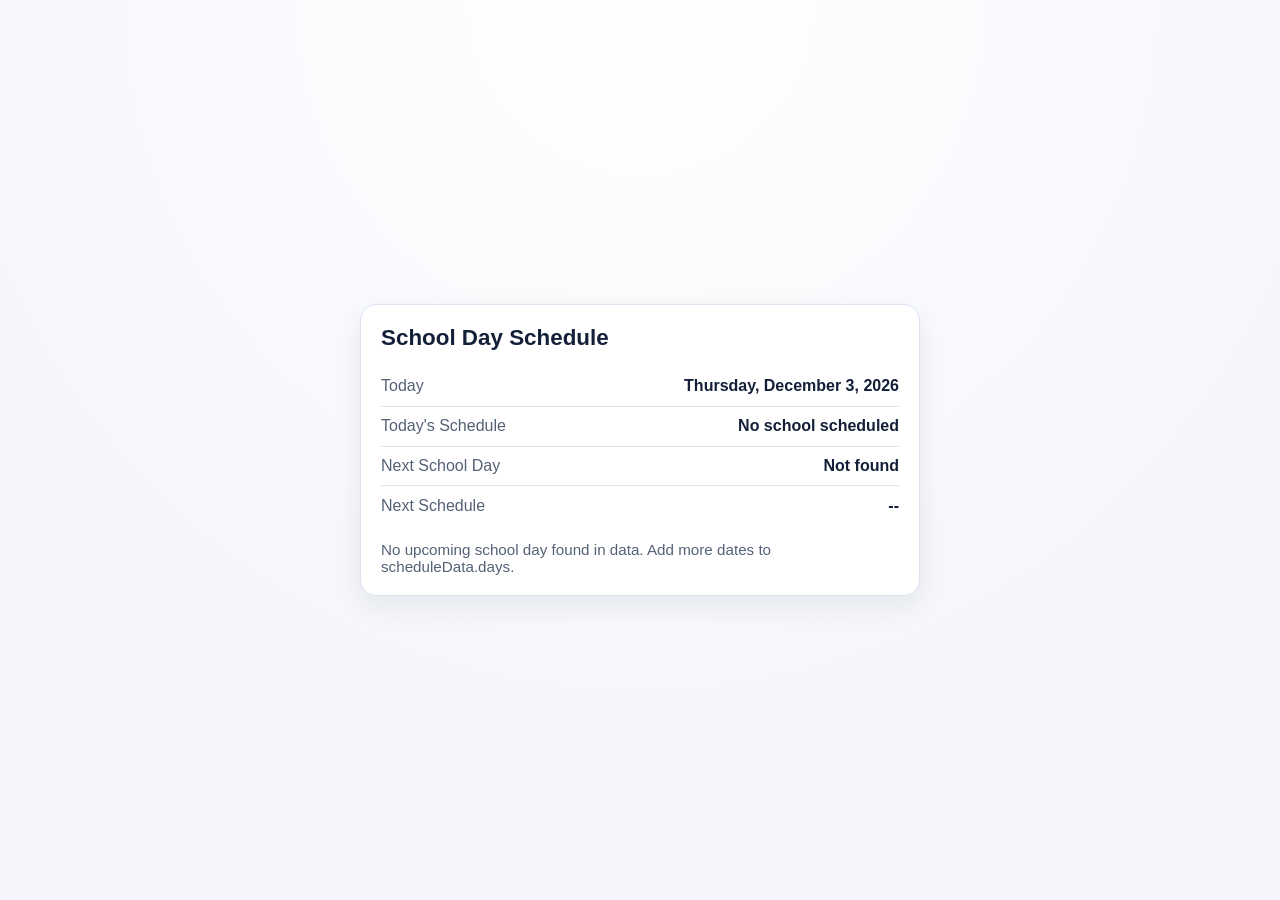
<file: index.html>
<!doctype html>
<html lang="en">
  <head>
    <meta charset="UTF-8" />
    <meta name="viewport" content="width=device-width, initial-scale=1.0" />
    <title>Odd / Even Day</title>
    <link rel="stylesheet" href="styles.css" />
  </head>
  <body>
    <main class="card">
      <h1>School Day Schedule</h1>

      <section class="row">
        <p class="label">Today</p>
        <p id="today-date" class="value">--</p>
      </section>

      <section class="row">
        <p class="label">Today's Schedule</p>
        <p id="today-parity" class="value">--</p>
      </section>

      <section class="row">
        <p class="label">Next School Day</p>
        <p id="next-school-day" class="value">--</p>
      </section>

      <section class="row">
        <p class="label">Next Schedule</p>
        <p id="next-parity" class="value">--</p>
      </section>

      <p id="status" class="status"></p>
    </main>

    <script src="schedule-data.js"></script>
    <script src="app.js" type="module"></script>
  </body>
</html>
</file>
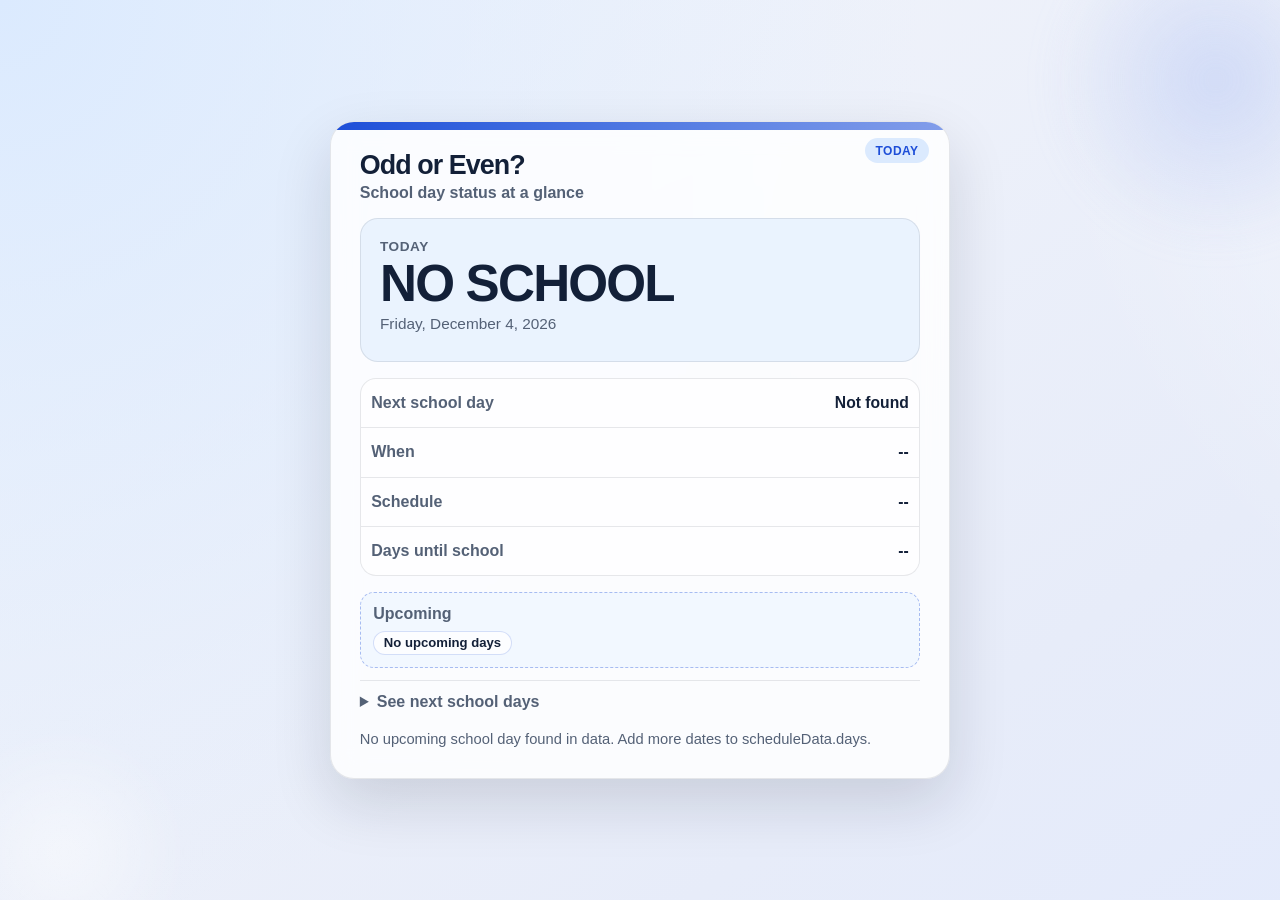
<file: src/index.html>
<!doctype html>
<html lang="en">
  <head>
    <meta charset="UTF-8" />
    <meta name="viewport" content="width=device-width, initial-scale=1.0" />
    <title>Odd / Even Day</title>
    <link rel="stylesheet" href="styles.css" />
  </head>
  <body>
    <main class="card">
      <h1>Odd or Even?</h1>
      <p class="subtitle">School day status at a glance</p>

      <section class="hero" aria-live="polite">
        <p id="today-context" class="hero-context">Today</p>
        <p id="today-parity" class="hero-parity">--</p>
        <p id="today-date" class="hero-date">--</p>
        <p id="today-note" class="hero-note"></p>
      </section>

      <section class="next-card" aria-label="Next school day details">
        <div class="next-grid row">
          <p class="label">Next school day</p>
          <p id="next-school-day" class="value">--</p>
        </div>
        <div class="next-grid row">
          <p class="label">When</p>
          <p id="next-relative" class="value">--</p>
        </div>
        <div class="next-grid row">
          <p class="label">Schedule</p>
          <p id="next-parity" class="value">--</p>
        </div>
        <div id="next-other-note-row" class="next-grid row note-row" hidden>
          <p class="label">Other note</p>
          <p id="next-other-note" class="value note-value"></p>
        </div>
        <div class="next-grid row">
          <p class="label">Days until school</p>
          <p id="next-school-day-count" class="value">--</p>
        </div>
      </section>

      <section class="upcoming-strip" aria-label="Upcoming schedule glance">
        <p class="label">Upcoming</p>
        <div id="upcoming-glance" class="chip-row" role="list"></div>
      </section>

      <details class="upcoming" id="upcoming-panel">
        <summary>See next school days</summary>
        <ul id="upcoming-list" class="upcoming-list"></ul>
      </details>

      <p id="status" class="status"></p>
    </main>

    <script src="schedule-data.js"></script>
    <script src="app.js" type="module"></script>
  </body>
</html>
</file>
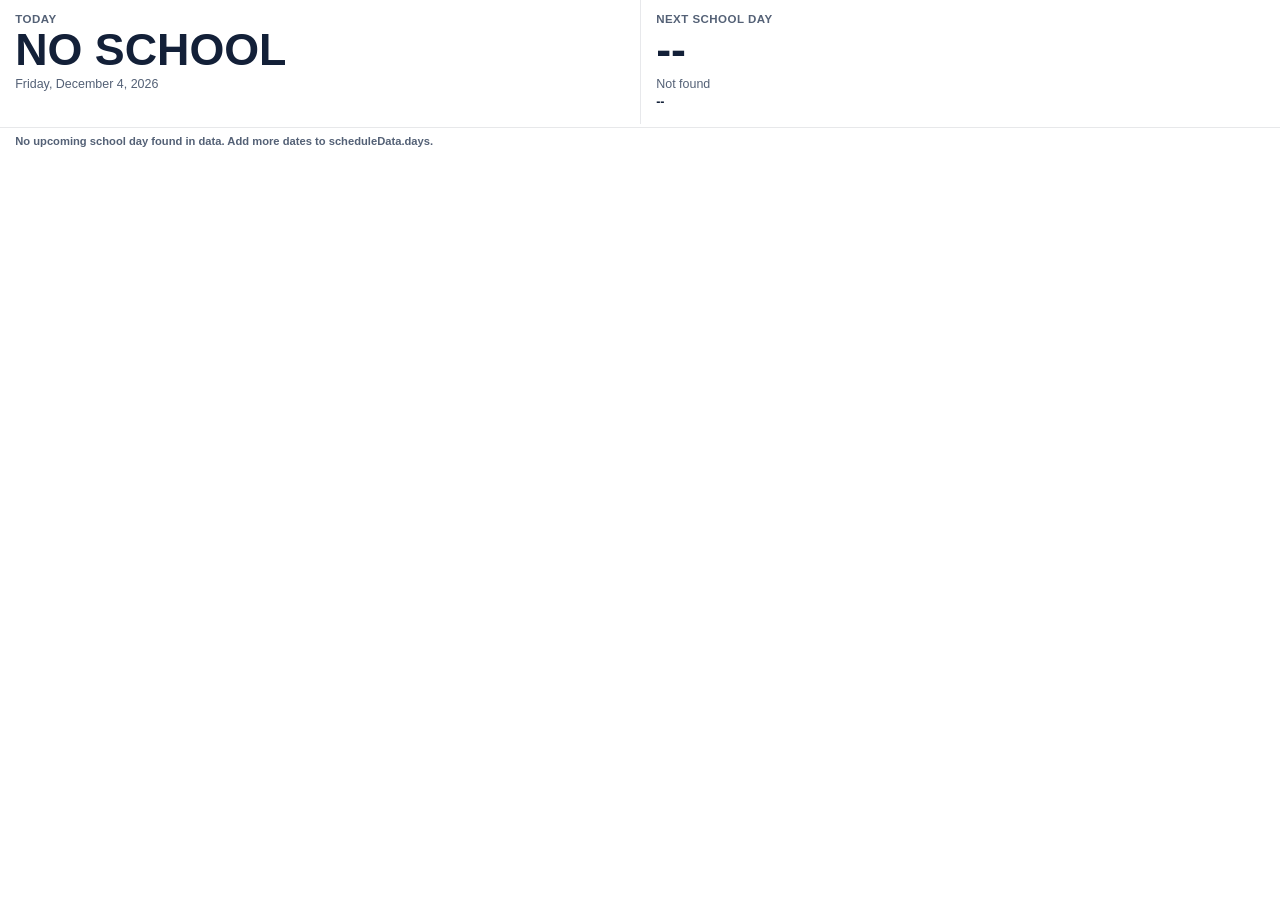
<file: src/widget/index.html>
<!doctype html>
<html lang="en">
  <head>
    <meta charset="UTF-8" />
    <meta name="viewport" content="width=device-width, initial-scale=1.0" />
    <meta name="color-scheme" content="light" />
    <title>Odd / Even Widget</title>
    <link rel="stylesheet" href="../styles.css" />
  </head>
  <body class="widget-page">
    <main class="widget" aria-live="polite">
      <section class="widget-today" aria-label="Today's school schedule">
        <p id="today-context" class="widget-label">Today</p>
        <p id="today-parity" class="widget-parity">--</p>
        <p id="today-date" class="widget-date">--</p>
        <p id="today-note" class="widget-note"></p>
      </section>

      <section class="widget-next" aria-label="Next school day">
        <p class="widget-label">Next school day</p>
        <p id="next-parity" class="widget-next-parity">--</p>
        <p id="next-school-day" class="widget-date">--</p>
        <p id="next-relative" class="widget-relative">--</p>
        <p id="next-school-day-count" hidden></p>
        <p id="next-other-note-row" hidden><span id="next-other-note"></span></p>
      </section>

      <p id="status" class="widget-status"></p>
    </main>

    <script src="../schedule-data.js"></script>
    <script src="../app.js" type="module"></script>
  </body>
</html>
</file>
<file: styles.css>
:root {
  --bg: #f4f6fb;
  --card: #ffffff;
  --text: #132038;
  --muted: #546176;
  --border: #dde4f0;
  --odd: #0f766e;
  --even: #b45309;
  --other: #1d4ed8;
}

* {
  box-sizing: border-box;
}

body {
  margin: 0;
  min-height: 100vh;
  font-family: "Source Sans 3", "Segoe UI", sans-serif;
  color: var(--text);
  background: radial-gradient(circle at top, #ffffff 0%, var(--bg) 70%);
  display: grid;
  place-items: center;
  padding: 1rem;
}

.card {
  width: min(560px, 100%);
  border: 1px solid var(--border);
  border-radius: 16px;
  background: var(--card);
  padding: 1.25rem;
  box-shadow: 0 10px 28px rgba(15, 23, 42, 0.08);
}

h1 {
  margin: 0 0 1rem;
  font-size: 1.4rem;
}

.row {
  display: grid;
  grid-template-columns: 1fr auto;
  gap: 0.75rem;
  align-items: center;
  padding: 0.65rem 0;
  border-top: 1px solid var(--border);
}

.row:first-of-type {
  border-top: 0;
}

.label {
  margin: 0;
  color: var(--muted);
}

.value {
  margin: 0;
  font-weight: 700;
  text-align: right;
}

.value.odd {
  color: var(--odd);
}

.value.even {
  color: var(--even);
}

.value.other {
  color: var(--other);
}

.status {
  margin: 1rem 0 0;
  color: var(--muted);
  font-size: 0.95rem;
}
</file>
<file: src/styles.css>
:root {
  --bg: #f4f6fb;
  --bg-2: #e7ecf9;
  --bg-3: #dfe8ff;
  --card: rgba(255, 255, 255, 0.82);
  --text: #132038;
  --muted: #546176;
  --border: rgba(19, 32, 56, 0.1);
  --odd: #0f766e;
  --odd-soft: #d6f3ef;
  --even: #b45309;
  --even-soft: #fce7c6;
  --other: #1d4ed8;
  --other-soft: #dbeafe;
  --no-school: #64748b;
  --no-school-soft: #e2e8f0;
  --theme: var(--other);
  --theme-soft: var(--other-soft);
  --radius-lg: 24px;
  --radius-md: 16px;
}

* {
  box-sizing: border-box;
}

body {
  margin: 0;
  min-height: 100vh;
  font-family: "Avenir Next", "Nunito Sans", "Source Sans 3", "Segoe UI", sans-serif;
  color: var(--text);
  background:
    radial-gradient(circle at top left, var(--theme-soft) 0%, transparent 42%),
    radial-gradient(circle at top right, rgba(255, 255, 255, 0.75) 0%, transparent 35%),
    linear-gradient(145deg, var(--bg) 0%, var(--bg-2) 55%, var(--bg-3) 100%);
  display: grid;
  place-items: center;
  padding: clamp(0.85rem, 3vw, 1.4rem);
  position: relative;
  overflow-x: hidden;
  overflow-y: auto;
  background-size: 140% 140%;
  animation: ambientShift 24s ease-in-out infinite alternate;
}

body::before,
body::after {
  content: "";
  position: fixed;
  inset: auto;
  pointer-events: none;
  border-radius: 999px;
  filter: blur(18px);
  opacity: 0.65;
}

body::before {
  width: 22rem;
  height: 22rem;
  right: -7rem;
  top: -6rem;
  background: radial-gradient(circle, color-mix(in srgb, var(--theme) 28%, white) 0%, transparent 68%);
  animation: driftOne 18s ease-in-out infinite alternate;
}

body::after {
  width: 16rem;
  height: 16rem;
  left: -4rem;
  bottom: -5rem;
  background: radial-gradient(circle, rgba(255, 255, 255, 0.75) 0%, transparent 70%);
  animation: driftTwo 22s ease-in-out infinite alternate;
}

.card {
  width: min(620px, 100%);
  border: 1px solid var(--border);
  border-radius: var(--radius-lg);
  background: var(--card);
  padding: clamp(1rem, 2.8vw, 1.8rem);
  box-shadow: 0 24px 60px rgba(15, 23, 42, 0.14);
  backdrop-filter: blur(14px);
  position: relative;
  overflow: hidden;
}

.card::before {
  content: "";
  position: absolute;
  inset: 0 0 auto;
  height: 0.5rem;
  background: linear-gradient(90deg, var(--theme), color-mix(in srgb, var(--theme) 55%, white));
}

h1 {
  margin: 0;
  font-size: clamp(1.5rem, 2.1vw, 2rem);
  letter-spacing: -0.035em;
  line-height: 1.08;
}

.subtitle {
  margin: 0.28rem 0 1rem;
  color: var(--muted);
  font-size: clamp(0.9rem, 1.6vw, 1rem);
  font-weight: 600;
}

.hero {
  border: 1px solid var(--border);
  border-radius: calc(var(--radius-md) + 2px);
  padding: clamp(0.9rem, 2.3vw, 1.2rem);
  background: color-mix(in srgb, var(--theme-soft) 58%, white);
  margin-bottom: 1rem;
}

.hero-context {
  margin: 0;
  color: var(--muted);
  font-size: 0.85rem;
  font-weight: 700;
  letter-spacing: 0.04em;
  text-transform: uppercase;
}

.hero-parity {
  margin: 0.28rem 0 0;
  font-size: clamp(2rem, 7.5vw, 3.2rem);
  font-weight: 800;
  letter-spacing: -0.035em;
  line-height: 1;
  display: inline-flex;
  align-items: center;
  gap: 0.5rem;
}

.hero-date {
  margin: 0.35rem 0 0;
  color: var(--muted);
  font-size: 0.96rem;
}

.hero-note {
  margin: 0.55rem 0 0;
  font-size: 0.95rem;
  font-weight: 700;
  color: color-mix(in srgb, var(--theme) 82%, #0f172a);
}

.hero-parity.odd::before,
.hero-parity.even::before,
.hero-parity.no-school::before,
.hero-parity.other::before {
  content: "";
  width: 0.72em;
  height: 0.72em;
  display: inline-block;
  flex-shrink: 0;
}

.hero-parity.odd::before {
  border-radius: 999px;
  background: var(--odd);
}

.hero-parity.even::before {
  border-radius: 0.18em;
  background: var(--even);
}

.hero-parity.other::before {
  border-radius: 0.12em;
  background: var(--other);
  transform: rotate(45deg);
}

.hero-parity.no-school::before {
  border-radius: 999px;
  background:
    linear-gradient(90deg, transparent 26%, var(--no-school) 26%, var(--no-school) 40%, transparent 40%, transparent 60%, var(--no-school) 60%, var(--no-school) 74%, transparent 74%);
}

.next-card {
  border: 1px solid var(--border);
  border-radius: var(--radius-md);
  background: rgba(255, 255, 255, 0.64);
  margin-bottom: 1rem;
}

.card::after {
  content: attr(data-note);
  position: absolute;
  right: 1.25rem;
  top: 1rem;
  padding: 0.35rem 0.65rem;
  border-radius: 999px;
  background: var(--theme-soft);
  color: var(--theme);
  font-size: 0.75rem;
  font-weight: 700;
  letter-spacing: 0.04em;
  text-transform: uppercase;
}

.row {
  display: grid;
  grid-template-columns: 1fr auto;
  gap: 0.75rem;
  align-items: center;
  padding: 0.95rem 0.65rem;
  border-top: 1px solid var(--border);
}

.row:first-of-type {
  border-top: 0;
}

/* .row's display: grid otherwise beats the UA [hidden] rule's specificity */
.row[hidden] {
  display: none;
}

.next-grid {
  margin: 0;
}

.note-row {
  padding-top: 0.55rem;
  padding-bottom: 0.7rem;
  background: color-mix(in srgb, var(--theme-soft) 38%, transparent);
}

.note-value {
  font-size: 0.9rem;
  line-height: 1.3;
  color: color-mix(in srgb, var(--theme) 85%, #1e293b);
}

.label {
  margin: 0;
  color: var(--muted);
  font-weight: 600;
}

.value {
  margin: 0;
  font-weight: 700;
  text-align: right;
  font-size: 0.98rem;
}

.value.odd {
  color: var(--odd);
}

.value.even {
  color: var(--even);
}

.value.other {
  color: var(--other);
}

.value.no-school {
  color: var(--no-school);
}

.status {
  margin: 1.05rem 0 0;
  color: var(--muted);
  font-size: 0.92rem;
  min-height: 1.25em;
}

.upcoming-strip {
  border: 1px dashed color-mix(in srgb, var(--theme) 35%, transparent);
  border-radius: 14px;
  padding: 0.75rem 0.78rem;
  background: color-mix(in srgb, var(--theme-soft) 35%, white);
}

.upcoming-strip .label {
  margin-bottom: 0.45rem;
}

.chip-row {
  display: flex;
  gap: 0.45rem;
  flex-wrap: wrap;
}

.chip {
  border: 1px solid color-mix(in srgb, var(--theme) 18%, transparent);
  border-radius: 999px;
  padding: 0.22rem 0.6rem;
  font-size: 0.82rem;
  font-weight: 700;
  color: var(--text);
  background: rgba(255, 255, 255, 0.72);
}

.chip.odd {
  color: var(--odd);
}

.chip.even {
  color: var(--even);
}

.chip.other,
.chip.no-school {
  color: var(--other);
}

.upcoming {
  margin-top: 0.75rem;
  border-top: 1px solid var(--border);
  padding-top: 0.65rem;
}

.upcoming summary {
  cursor: pointer;
  color: var(--muted);
  font-weight: 700;
  padding: 0.15rem 0;
}

.upcoming-list {
  margin: 0.6rem 0 0;
  padding-left: 1rem;
  color: var(--text);
}

.upcoming-list li {
  margin: 0.3rem 0;
}

body[data-day-theme="odd"] {
  --theme: var(--odd);
  --theme-soft: var(--odd-soft);
}

body[data-day-theme="even"] {
  --theme: var(--even);
  --theme-soft: var(--even-soft);
}

body[data-day-theme="other"] {
  --theme: var(--other);
  --theme-soft: var(--other-soft);
}

body[data-day-theme="no-school"] {
  --theme: var(--no-school);
  --theme-soft: var(--no-school-soft);
}

body[data-theme-source="next"] .card::after {
  content: "Next school day";
}

.widget-page {
  min-height: 0;
  padding: 0;
  display: block;
  overflow: hidden;
  background: transparent;
  animation: none;
}

.widget-page::before,
.widget-page::after {
  display: none;
}

.widget {
  display: grid;
  grid-template-columns: 1fr 1fr;
  color: var(--text);
  font-variant-numeric: tabular-nums;
}

.widget-today,
.widget-next {
  min-width: 0;
  padding: 0.8rem 0.95rem;
}

.widget-next {
  border-left: 1px solid var(--border);
}

.widget-label,
.widget-date,
.widget-note,
.widget-relative,
.widget-status {
  margin: 0;
}

.widget-label {
  color: var(--muted);
  font-size: 0.72rem;
  font-weight: 800;
  letter-spacing: 0.04em;
  text-transform: uppercase;
}

.widget-parity,
.widget-next-parity {
  margin: 0.16rem 0 0;
  font-size: clamp(1.6rem, 6vw, 2.8rem);
  font-weight: 800;
  letter-spacing: 0;
  line-height: 1;
}

.widget-parity.odd,
.widget-next-parity.odd {
  color: var(--odd);
}

.widget-parity.even,
.widget-next-parity.even {
  color: var(--even);
}

.widget-parity.other,
.widget-next-parity.other {
  color: var(--other);
}

.widget-parity.no-school,
.widget-next-parity.no-school {
  color: var(--no-school);
}

.widget-date {
  margin-top: 0.3rem;
  color: var(--muted);
  font-size: 0.78rem;
  line-height: 1.25;
}

.widget-relative,
.widget-note,
.widget-status {
  margin-top: 0.18rem;
  color: var(--text);
  font-size: 0.78rem;
  font-weight: 700;
  line-height: 1.25;
}

.widget-note:empty,
.widget-status:empty {
  display: none;
}

.widget-status {
  grid-column: 1 / -1;
  border-top: 1px solid var(--border);
  padding: 0.42rem 0.95rem;
  color: var(--muted);
  font-size: 0.7rem;
}

@media (max-width: 360px) {
  .widget {
    grid-template-columns: 1fr;
  }

  .widget-next {
    border-top: 1px solid var(--border);
    border-left: 0;
  }
}

@keyframes ambientShift {
  0% {
    background-position: 0% 0%;
  }

  100% {
    background-position: 100% 100%;
  }
}

@keyframes driftOne {
  0% {
    transform: translate3d(0, 0, 0) scale(1);
    opacity: 0.5;
  }

  100% {
    transform: translate3d(-0.75rem, 0.5rem, 0) scale(1.08);
    opacity: 0.75;
  }
}

@keyframes driftTwo {
  0% {
    transform: translate3d(0, 0, 0) scale(1);
    opacity: 0.45;
  }

  100% {
    transform: translate3d(0.9rem, -0.6rem, 0) scale(1.05);
    opacity: 0.7;
  }
}

@media (prefers-reduced-motion: reduce) {
  body,
  body::before,
  body::after {
    animation: none;
  }
}

@media (max-width: 520px) {
  body {
    padding: 0.7rem;
  }

  .card {
    border-radius: 18px;
    padding: 0.9rem;
    box-shadow: 0 16px 34px rgba(15, 23, 42, 0.14);
  }

  .subtitle {
    margin-bottom: 0.85rem;
  }

  .hero {
    border-radius: 14px;
    padding: 0.82rem 0.85rem;
  }

  .hero-parity {
    font-size: clamp(1.6rem, 11vw, 2.25rem);
    gap: 0.38rem;
  }

  .hero-date,
  .hero-note {
    font-size: 0.88rem;
  }

  .next-card,
  .upcoming-strip {
    border-radius: 13px;
  }

  .row {
    grid-template-columns: 1fr;
    gap: 0.26rem;
    padding: 0.78rem 0.55rem;
  }

  .row .label {
    font-size: 0.84rem;
    text-transform: uppercase;
    letter-spacing: 0.03em;
  }

  .value {
    text-align: left;
    font-size: 0.95rem;
    overflow-wrap: anywhere;
  }

  .card::after {
    position: static;
    display: inline-block;
    margin: 0.2rem 0 0.72rem;
  }
}
</file>
